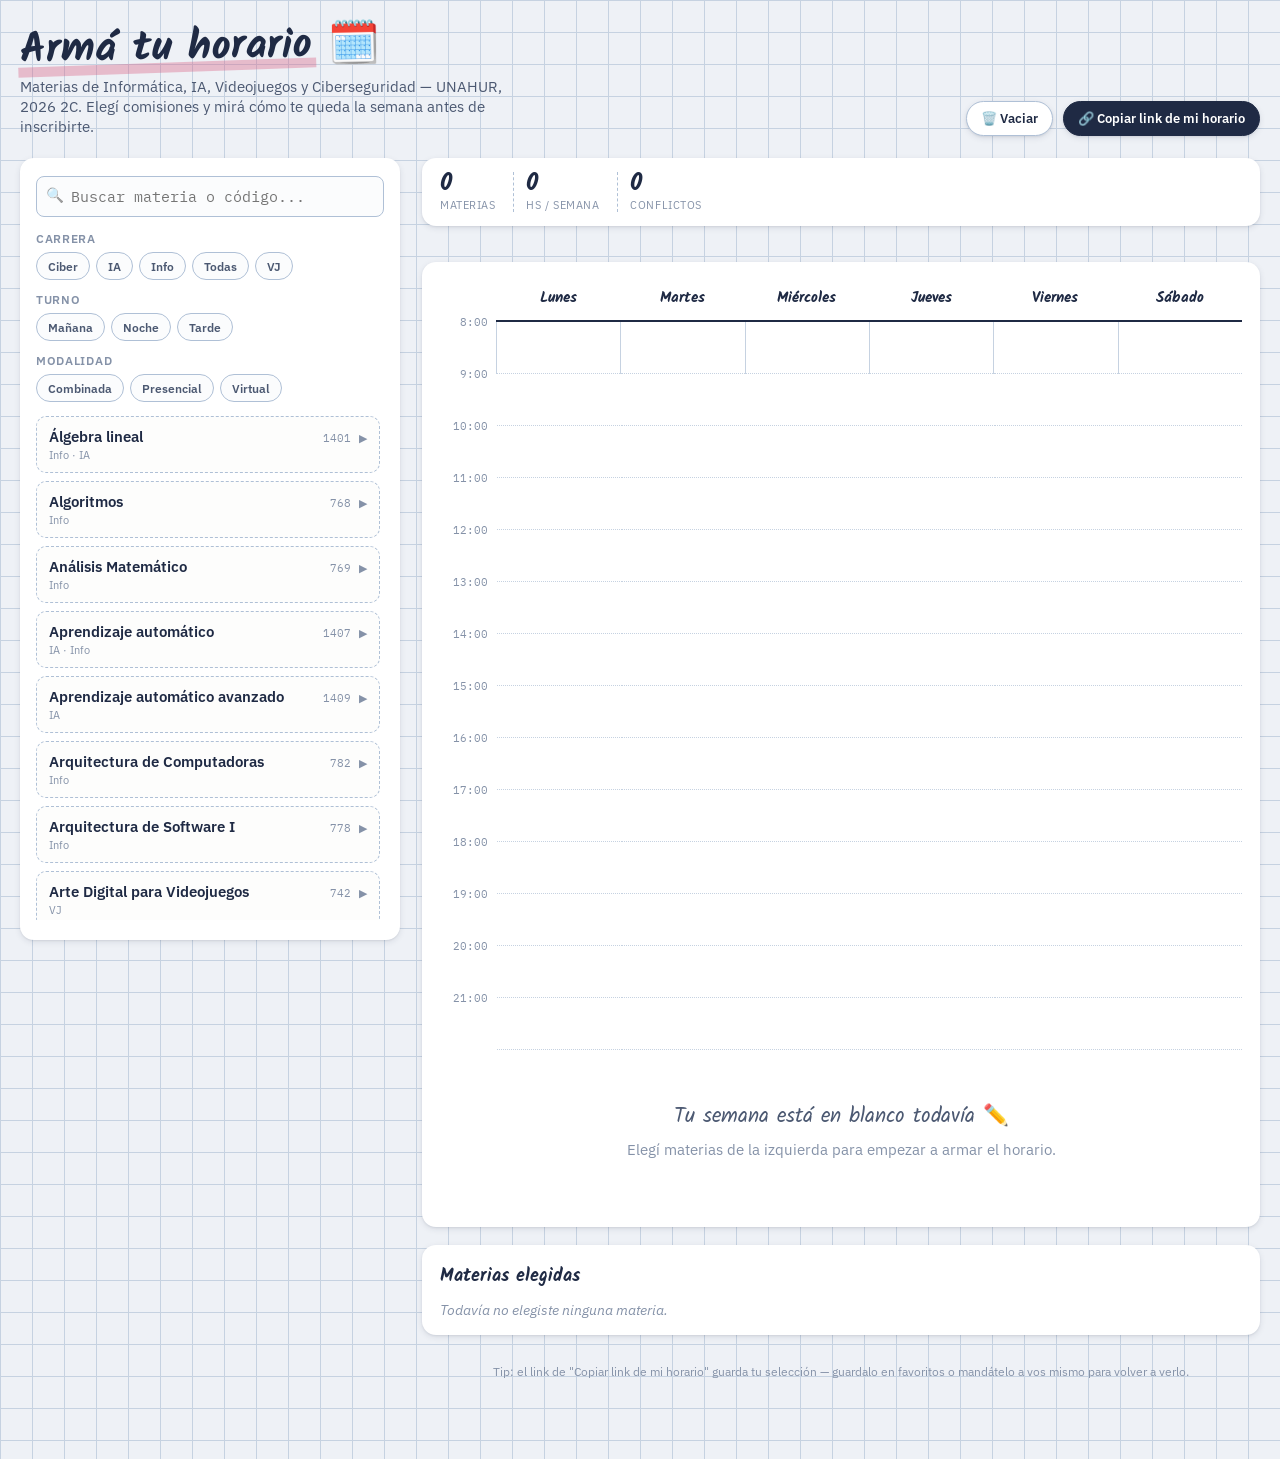
<file: Armar_Horario_UNAHUR_2026_2C.html>
<!DOCTYPE html>
<html lang="es">
<head>
<meta charset="UTF-8">
<meta name="viewport" content="width=device-width, initial-scale=1.0">
<title>Armá tu horario — Informática UNAHUR 2026 2C</title>
<link rel="preconnect" href="https://fonts.googleapis.com">
<link href="https://fonts.googleapis.com/css2?family=Kalam:wght@400;700&family=IBM+Plex+Mono:wght@400;500;600&family=IBM+Plex+Sans:wght@400;500;600;700&display=swap" rel="stylesheet">
<style>
:root{
  --paper:#EEF1F6;
  --paper-line:#C6D2E1;
  --paper-line-strong:#AFC0D6;
  --ink:#1F2A44;
  --ink-soft:#4C5972;
  --ink-faint:#8592A8;
  --card:#FFFFFF;
  --accent-pin:#D6577B;
  --danger:#C0392B;
  --danger-bg:#FDEAE8;
  --ok:#2F9E96;
  --shadow: 0 2px 6px rgba(31,42,68,0.10), 0 1px 2px rgba(31,42,68,0.08);
  font-size:16px;
}
* { box-sizing:border-box; }
html,body{margin:0;padding:0;}
body{
  background:
    linear-gradient(var(--paper-line) 1px, transparent 1px) 0 0/ 100% 32px,
    linear-gradient(90deg, var(--paper-line) 1px, transparent 1px) 0 0/ 32px 100%,
    var(--paper);
  color:var(--ink);
  font-family:'IBM Plex Sans', sans-serif;
  min-height:100vh;
}
h1,h2,h3, .hand{ font-family:'Kalam', cursive; }
.mono{ font-family:'IBM Plex Mono', monospace; }

/* ===== Layout ===== */
.wrap{
  max-width:1400px;
  margin:0 auto;
  padding:28px 20px 80px;
}
header.top{
  display:flex;
  align-items:flex-end;
  justify-content:space-between;
  gap:24px;
  margin-bottom:22px;
  flex-wrap:wrap;
}
header.top h1{
  font-size:2.6rem;
  font-weight:700;
  margin:0;
  color:var(--ink);
  line-height:1;
  transform:rotate(-1deg);
  display:inline-block;
}
header.top h1 span.underline{
  position:relative;
  display:inline-block;
}
header.top h1 span.underline::after{
  content:"";
  position:absolute;
  left:-2px; right:-4px; bottom:-2px;
  height:10px;
  background:var(--accent-pin);
  opacity:0.35;
  z-index:-1;
  transform:rotate(-1deg);
}
.subtitle{
  color:var(--ink-soft);
  font-size:0.95rem;
  margin-top:6px;
  max-width:520px;
}
.top-actions{
  display:flex;
  gap:10px;
  align-items:center;
}
button.chip-btn{
  font-family:'IBM Plex Sans', sans-serif;
  font-size:0.82rem;
  font-weight:600;
  background:var(--card);
  border:1.5px solid var(--paper-line-strong);
  color:var(--ink);
  padding:8px 14px;
  border-radius:20px;
  cursor:pointer;
  box-shadow:var(--shadow);
  transition:transform .1s ease, background .15s ease;
}
button.chip-btn:hover{ background:#F5F7FA; transform:translateY(-1px); }
button.chip-btn.primary{ background:var(--ink); color:#fff; border-color:var(--ink); }
button.chip-btn.primary:hover{ background:#30405f; }

.layout{
  display:grid;
  grid-template-columns: 380px 1fr;
  gap:22px;
  align-items:start;
}
@media (max-width: 980px){
  .layout{ grid-template-columns: 1fr; }
}

/* ===== Sidebar ===== */
.sidebar{
  background:var(--card);
  border-radius:14px;
  box-shadow:var(--shadow);
  padding:18px 16px 20px;
  position:sticky;
  top:16px;
}
@media (max-width:980px){ .sidebar{ position:static; } }

.search-box{ position:relative; margin-bottom:14px; }
.search-box input{
  width:100%;
  font-family:'IBM Plex Mono', monospace;
  font-size:0.92rem;
  padding:10px 12px 10px 34px;
  border:1.5px solid var(--paper-line-strong);
  border-radius:8px;
  background:#FBFCFD;
  color:var(--ink);
}
.search-box input:focus{ outline:2px solid var(--ok); outline-offset:1px; }
.search-box::before{
  content:"🔍";
  position:absolute; left:10px; top:9px;
  font-size:0.9rem; opacity:0.6;
}

.filter-group{ margin-bottom:12px; }
.filter-group .label{
  font-size:0.72rem;
  text-transform:uppercase;
  letter-spacing:0.06em;
  color:var(--ink-faint);
  font-weight:600;
  margin-bottom:6px;
}
.chip-row{ display:flex; flex-wrap:wrap; gap:6px; }
.tag-chip{
  font-family:'IBM Plex Sans';
  font-size:0.78rem;
  font-weight:600;
  padding:5px 11px;
  border-radius:14px;
  border:1.5px solid var(--paper-line-strong);
  background:#FBFCFD;
  color:var(--ink-soft);
  cursor:pointer;
  user-select:none;
}
.tag-chip.active{
  background:var(--ink);
  color:#fff;
  border-color:var(--ink);
}

.materia-list{
  max-height:56vh;
  overflow-y:auto;
  margin-top:14px;
  padding-right:4px;
}
.materia-list::-webkit-scrollbar{ width:8px; }
.materia-list::-webkit-scrollbar-thumb{ background:var(--paper-line-strong); border-radius:4px; }

.materia-card{
  border:1.5px dashed var(--paper-line-strong);
  border-radius:10px;
  padding:10px 12px;
  margin-bottom:8px;
  background:#FDFDFC;
}
.materia-card .m-head{
  display:flex; justify-content:space-between; align-items:baseline;
  cursor:pointer;
  gap:8px;
}
.materia-card .m-title{ font-weight:600; font-size:0.92rem; }
.materia-card .m-code{ font-size:0.7rem; color:var(--ink-faint); font-family:'IBM Plex Mono'; }
.materia-card .m-carreras{ font-size:0.68rem; color:var(--ink-faint); margin-top:2px; }
.materia-card .m-caret{ font-size:0.7rem; color:var(--ink-faint); transition:transform .15s ease; }
.materia-card.open .m-caret{ transform:rotate(90deg); }

.com-list{ margin-top:8px; display:none; flex-direction:column; gap:6px; }
.materia-card.open .com-list{ display:flex; }
.com-item{
  display:flex; align-items:center; justify-content:space-between;
  gap:8px;
  font-size:0.78rem;
  padding:7px 9px;
  border-radius:7px;
  background:#F3F5F8;
  cursor:pointer;
  border:1.5px solid transparent;
}
.com-item:hover{ border-color:var(--paper-line-strong); }
.com-item.selected{
  background:var(--sel-color, #ffe9c8);
  border-color:var(--sel-color-strong, #c98f2a);
  font-weight:600;
}
.com-item .com-when{ color:var(--ink-soft); font-family:'IBM Plex Mono'; font-size:0.72rem; }
.com-item .com-badges{ display:flex; gap:4px; flex-shrink:0; }
.badge{
  font-size:0.62rem; padding:2px 6px; border-radius:8px; font-weight:600; white-space:nowrap;
}
.badge.Presencial{ background:#E4F1E1; color:#3B7A3F; }
.badge.Virtual{ background:#E3EEF9; color:#2C6FA6; }
.badge.Combinada{ background:#F3E7F7; color:#8B4CA0; }
.no-results{ text-align:center; color:var(--ink-faint); font-size:0.85rem; padding:20px 8px; }

/* ===== Main / calendar ===== */
.main-col{ display:flex; flex-direction:column; gap:18px; }

.summary-bar{
  display:flex; flex-wrap:wrap; gap:12px; align-items:center;
  background:var(--card); border-radius:14px; box-shadow:var(--shadow);
  padding:14px 18px;
}
.stat{
  display:flex; flex-direction:column; gap:2px; padding-right:18px; border-right:1.5px dashed var(--paper-line-strong);
}
.stat:last-of-type{ border-right:none; }
.stat .num{ font-family:'Kalam'; font-weight:700; font-size:1.5rem; line-height:1; }
.stat .lbl{ font-size:0.68rem; text-transform:uppercase; letter-spacing:0.05em; color:var(--ink-faint); }

.conflict-note{
  background:var(--danger-bg);
  border:1.5px solid #F0C2BC;
  color:var(--danger);
  border-radius:10px;
  padding:10px 14px;
  font-size:0.85rem;
  display:flex; align-items:flex-start; gap:8px;
  transform:rotate(-0.4deg);
}
.conflict-note b{ font-weight:700; }

.calendar-wrap{
  background:var(--card);
  border-radius:14px;
  box-shadow:var(--shadow);
  padding:18px;
  overflow-x:auto;
}
.cal-grid{
  display:grid;
  grid-template-columns: 56px repeat(6, minmax(120px, 1fr));
  min-width:760px;
  position:relative;
}
.cal-head{
  font-family:'Kalam';
  font-weight:700;
  font-size:0.95rem;
  text-align:center;
  padding:6px 4px 10px;
  border-bottom:2px solid var(--ink);
  color:var(--ink);
}
.cal-head.corner{ border-bottom:2px solid transparent; }
.hour-label{
  font-family:'IBM Plex Mono';
  font-size:0.68rem;
  color:var(--ink-faint);
  text-align:right;
  padding-right:8px;
  transform:translateY(-7px);
}
.day-col{
  position:relative;
  border-left:1px solid var(--paper-line);
}
.hour-row-bg{
  height:52px;
  border-bottom:1px dotted var(--paper-line);
}
.block{
  position:absolute;
  left:3px; right:3px;
  border-radius:6px 10px 8px 9px;
  padding:6px 8px 5px;
  font-size:0.72rem;
  line-height:1.25;
  box-shadow:0 1px 3px rgba(31,42,68,0.18);
  overflow:hidden;
  cursor:default;
  border:1.5px solid rgba(0,0,0,0.08);
}
.block .b-title{ font-weight:700; display:block; }
.block .b-meta{ opacity:0.85; font-family:'IBM Plex Mono'; font-size:0.66rem; }
.block .b-remove{
  position:absolute; top:2px; right:4px;
  font-size:0.7rem; cursor:pointer; opacity:0.5; font-weight:700;
}
.block .b-remove:hover{ opacity:1; }
.block.conflict{
  outline:2.5px dashed var(--danger);
  outline-offset:1px;
}
.block.conflict::after{
  content:"⚠";
  position:absolute; bottom:2px; right:5px; font-size:0.8rem;
}

.empty-cal{
  text-align:center;
  padding:50px 10px;
  color:var(--ink-faint);
  font-size:0.95rem;
}
.empty-cal .hand{ font-size:1.3rem; color:var(--ink-soft); display:block; margin-bottom:6px; }

.legend{
  background:var(--card); border-radius:14px; box-shadow:var(--shadow);
  padding:16px 18px;
}
.legend h3{ margin:0 0 10px; font-size:1.15rem; }
.legend-list{ display:flex; flex-direction:column; gap:8px; }
.legend-item{
  display:flex; align-items:center; gap:10px;
  font-size:0.85rem;
  padding:6px 8px;
  border-radius:8px;
}
.legend-swatch{ width:14px; height:14px; border-radius:4px; flex-shrink:0; border:1.5px solid rgba(0,0,0,0.15); }
.legend-item .li-main{ flex:1; }
.legend-item .li-when{ font-family:'IBM Plex Mono'; font-size:0.7rem; color:var(--ink-faint); }
.legend-item button{
  background:none; border:none; cursor:pointer; color:var(--ink-faint); font-size:0.95rem;
}
.legend-item button:hover{ color:var(--danger); }
.legend-empty{ color:var(--ink-faint); font-size:0.85rem; font-style:italic; }

footer.tip{
  margin-top:10px;
  font-size:0.78rem;
  color:var(--ink-faint);
  text-align:center;
}
</style>
</head>
<body>
<div class="wrap">

  <header class="top">
    <div>
      <h1><span class="underline">Armá tu horario</span> 🗓️</h1>
      <div class="subtitle">Materias de Informática, IA, Videojuegos y Ciberseguridad — UNAHUR, 2026 2C. Elegí comisiones y mirá cómo te queda la semana antes de inscribirte.</div>
    </div>
    <div class="top-actions">
      <button class="chip-btn" id="btnClear">🗑️ Vaciar</button>
      <button class="chip-btn primary" id="btnShare">🔗 Copiar link de mi horario</button>
    </div>
  </header>

  <div class="layout">
    <!-- SIDEBAR -->
    <aside class="sidebar">
      <div class="search-box">
        <input type="text" id="searchInput" placeholder="Buscar materia o código...">
      </div>

      <div class="filter-group">
        <div class="label">Carrera</div>
        <div class="chip-row" id="carreraChips"></div>
      </div>
      <div class="filter-group">
        <div class="label">Turno</div>
        <div class="chip-row" id="turnoChips"></div>
      </div>
      <div class="filter-group">
        <div class="label">Modalidad</div>
        <div class="chip-row" id="modalidadChips"></div>
      </div>

      <div class="materia-list" id="materiaList"></div>
    </aside>

    <!-- MAIN -->
    <div class="main-col">
      <div class="summary-bar" id="summaryBar">
        <div class="stat"><span class="num" id="statMaterias">0</span><span class="lbl">Materias</span></div>
        <div class="stat"><span class="num" id="statHoras">0</span><span class="lbl">Hs / semana</span></div>
        <div class="stat"><span class="num" id="statConflictos">0</span><span class="lbl">Conflictos</span></div>
      </div>

      <div id="conflictArea"></div>

      <div class="calendar-wrap">
        <div class="cal-grid" id="calGrid"></div>
        <div class="empty-cal" id="emptyMsg" style="display:none;">
          <span class="hand">Tu semana está en blanco todavía ✏️</span>
          Elegí materias de la izquierda para empezar a armar el horario.
        </div>
      </div>

      <div class="legend">
        <h3>Materias elegidas</h3>
        <div class="legend-list" id="legendList"></div>
      </div>

      <footer class="tip">Tip: el link de "Copiar link de mi horario" guarda tu selección — guardalo en favoritos o mandátelo a vos mismo para volver a verlo.</footer>
    </div>
  </div>
</div>

<script id="materias-data" type="application/json">[{"id":0,"carreras":["Info","IA"],"codigo":"1401","materia":"Álgebra lineal","comision":"1","raw_horario":"Miercoles 18 a 22hs","turno":"Noche","modalidad":"Presencial","blocks":[{"day":"Miércoles","start":18,"end":22}]},{"id":1,"carreras":["Info","IA"],"codigo":"1401","materia":"Álgebra lineal","comision":"2","raw_horario":"Miercoles 18 a 22hs","turno":"Noche","modalidad":"Presencial","blocks":[{"day":"Miércoles","start":18,"end":22}]},{"id":2,"carreras":["Info","IA"],"codigo":"1401","materia":"Álgebra lineal","comision":"3","raw_horario":"Viernes 18 a 22hs","turno":"Noche","modalidad":"Presencial","blocks":[{"day":"Viernes","start":18,"end":22}]},{"id":3,"carreras":["Info"],"codigo":"768","materia":"Algoritmos","comision":"1","raw_horario":"Miercoles 18 a 22","turno":"Noche","modalidad":"Virtual","blocks":[{"day":"Miércoles","start":18,"end":22}]},{"id":4,"carreras":["Info"],"codigo":"769","materia":"Análisis Matemático","comision":"1","raw_horario":"Viernes 18 a 22hs","turno":"Noche","modalidad":"Presencial","blocks":[{"day":"Viernes","start":18,"end":22}]},{"id":5,"carreras":["IA","Info"],"codigo":"1407","materia":"Aprendizaje automático","comision":"1","raw_horario":"Miércoles 18 a 22hs","turno":"Noche","modalidad":"Presencial","blocks":[{"day":"Miércoles","start":18,"end":22}]},{"id":6,"carreras":["IA"],"codigo":"1409","materia":"Aprendizaje automático avanzado","comision":"1","raw_horario":"Jueves 18 a 22hs","turno":"Noche","modalidad":"Presencial","blocks":[{"day":"Jueves","start":18,"end":22}]},{"id":7,"carreras":["Info"],"codigo":"782","materia":"Arquitectura de Computadoras","comision":"1","raw_horario":"Lunes 18 a 22hs","turno":"Noche","modalidad":"Presencial","blocks":[{"day":"Lunes","start":18,"end":22}]},{"id":8,"carreras":["Info"],"codigo":"778","materia":"Arquitectura de Software I","comision":"1","raw_horario":"Jueves 18 a 22hs","turno":"Noche","modalidad":"Presencial","blocks":[{"day":"Jueves","start":18,"end":22}]},{"id":9,"carreras":["VJ"],"codigo":"742","materia":"Arte Digital para Videojuegos","comision":"1","raw_horario":"Miércoles 8 a 12hs","turno":"Mañana","modalidad":"Presencial","blocks":[{"day":"Miércoles","start":8,"end":12}]},{"id":10,"carreras":["VJ"],"codigo":"742","materia":"Arte Digital para Videojuegos","comision":"2","raw_horario":"Miércoles 18 a 22hs","turno":"Noche","modalidad":"Presencial","blocks":[{"day":"Miércoles","start":18,"end":22}]},{"id":11,"carreras":["Todas"],"codigo":"754","materia":"Bases de Datos","comision":"3","raw_horario":"Jueves 8 a 12hs","turno":"Mañana","modalidad":"Presencial","blocks":[{"day":"Jueves","start":8,"end":12}]},{"id":12,"carreras":["Todas"],"codigo":"754","materia":"Bases de Datos","comision":"4","raw_horario":"Sábado 8 a 12hs","turno":"Mañana","modalidad":"Combinada","blocks":[{"day":"Sábado","start":8,"end":12}]},{"id":13,"carreras":["Todas"],"codigo":"754","materia":"Bases de datos","comision":"5","raw_horario":"Miércoles 14 a 18hs","turno":"Noche","modalidad":"Presencial","blocks":[{"day":"Miércoles","start":14,"end":18}]},{"id":14,"carreras":["Todas"],"codigo":"754","materia":"Bases de datos","comision":"7","raw_horario":"Miércoles 18 a 22hs","turno":"Noche","modalidad":"Combinada","blocks":[{"day":"Miércoles","start":18,"end":22}]},{"id":15,"carreras":["Todas"],"codigo":"754","materia":"Bases de datos","comision":"8","raw_horario":"Jueves 18 a 22hs","turno":"Noche","modalidad":"Combinada","blocks":[{"day":"Jueves","start":18,"end":22}]},{"id":16,"carreras":["Todas"],"codigo":"754","materia":"Bases de datos","comision":"9","raw_horario":"Viernes 18 a 22hs","turno":"Noche","modalidad":"Combinada","blocks":[{"day":"Viernes","start":18,"end":22}]},{"id":17,"carreras":["Todas"],"codigo":"754","materia":"Bases de Datos","comision":"1","raw_horario":"Martes 8 a 12hs","turno":"Mañana","modalidad":"Presencial","blocks":[{"day":"Martes","start":8,"end":12}]},{"id":18,"carreras":["Todas"],"codigo":"754","materia":"Bases de datos","comision":"2","raw_horario":"Miércoles 8 a 12hs","turno":"Noche","modalidad":"Combinada","blocks":[{"day":"Miércoles","start":8,"end":12}]},{"id":19,"carreras":["Todas"],"codigo":"754","materia":"Bases de datos","comision":"6","raw_horario":"Miércoles 14 a 18hs","turno":"Noche","modalidad":"Presencial","blocks":[{"day":"Miércoles","start":14,"end":18}]},{"id":20,"carreras":["IA"],"codigo":"1402","materia":"Cálculo","comision":"1","raw_horario":"Jueves (18:00 a 22:00) - Viernes (18:00 a 20:00)","turno":"Noche","modalidad":"Presencial","blocks":[{"day":"Jueves","start":18,"end":22},{"day":"Viernes","start":18,"end":20}]},{"id":21,"carreras":["IA"],"codigo":"1402","materia":"Cálculo","comision":"2","raw_horario":"Jueves 18 a 22hs (P) - Lunes 18 a 20hs (V)","turno":"Noche","modalidad":"Combinada","blocks":[{"day":"Jueves","start":18,"end":22},{"day":"Lunes","start":18,"end":20}]},{"id":22,"carreras":["IA"],"codigo":"1402","materia":"Cálculo","comision":"3","raw_horario":"Lunes 9 a 12hs - Martes 9 a 12hs","turno":"Mañana","modalidad":"Presencial","blocks":[{"day":"Lunes","start":9,"end":12},{"day":"Martes","start":9,"end":12}]},{"id":23,"carreras":["Ciber"],"codigo":"TI_158","materia":"Cibercrimen y análisis forense","comision":"1","raw_horario":"Martes 18 a 22hs","turno":"Noche","modalidad":"Presencial","blocks":[{"day":"Martes","start":18,"end":22}]},{"id":24,"carreras":["VJ"],"codigo":"709","materia":"Ciencias Aplicadas Al Diseño","comision":"1","raw_horario":"martes de 18 a 22hs","turno":"Noche","modalidad":"Virtual","blocks":[{"day":"Martes","start":18,"end":22}]},{"id":25,"carreras":["Info"],"codigo":"INF_COMP13","materia":"COMP_Fundamentos de Aprendizaje Automático","comision":"1","raw_horario":"Miércoles 18 a 22hs","turno":"Noche","modalidad":"Presencial","blocks":[{"day":"Miércoles","start":18,"end":22}]},{"id":26,"carreras":["Info"],"codigo":"INF_COMP10","materia":"COMP_Seminarios","comision":"1","raw_horario":"Martes de 18 a 22hs","turno":"Noche","modalidad":"Presencial","blocks":[{"day":"Martes","start":18,"end":22}]},{"id":27,"carreras":["Info"],"codigo":"INF_COMP10","materia":"COMP_Seminarios","comision":"1","raw_horario":"Martes 16 a 18hs (V) -  Miércoles 16 a 18hs (P)","turno":"Tarde","modalidad":"Combinada","blocks":[{"day":"Martes","start":16,"end":18},{"day":"Miércoles","start":16,"end":18}]},{"id":28,"carreras":["Info"],"codigo":"TI_113","materia":"Computabilidad y Complejidad","comision":"1","raw_horario":"Lunes 18 a 22hs","turno":"Noche","modalidad":"Virtual","blocks":[{"day":"Lunes","start":18,"end":22}]},{"id":29,"carreras":["Info"],"codigo":"758","materia":"Construcción de Interfaces de Usuario","comision":"1","raw_horario":"Martes 8 a 12hs","turno":"Mañana","modalidad":"Presencial","blocks":[{"day":"Martes","start":8,"end":12}]},{"id":30,"carreras":["Info"],"codigo":"758","materia":"Construcción de Interfaces de Usuario","comision":"2","raw_horario":"Miércoles 18 a 22hs","turno":"Noche","modalidad":"Virtual","blocks":[{"day":"Miércoles","start":18,"end":22}]},{"id":31,"carreras":["Info"],"codigo":"758","materia":"Construcción de Interfaces de Usuario","comision":"3","raw_horario":"Jueves 18 a 22hs","turno":"Noche","modalidad":"Virtual","blocks":[{"day":"Jueves","start":18,"end":22}]},{"id":32,"carreras":["Ciber"],"codigo":"TI_159","materia":"Criptografía","comision":"1","raw_horario":"Lunes 18 a 22 hs","turno":"Noche","modalidad":"Combinada","blocks":[{"day":"Lunes","start":18,"end":22}]},{"id":33,"carreras":["Info"],"codigo":"763","materia":"Desarrollo de Aplicaciones","comision":"1","raw_horario":"Jueves 18 a 22hs","turno":"Noche","modalidad":"Combinada","blocks":[{"day":"Jueves","start":18,"end":22}]},{"id":34,"carreras":["Ciber"],"codigo":"TI_165","materia":"Desarrollo, seguridad y operaciones","comision":"1","raw_horario":"Lunes 18 a 22hs(P) - Jueves 18 a 20hs(V)","turno":"Noche","modalidad":"Combinada","blocks":[{"day":"Lunes","start":18,"end":22},{"day":"Jueves","start":18,"end":20}]},{"id":35,"carreras":["VJ"],"codigo":"TI_203","materia":"Diseño de interfaces y experiencia de usuario","comision":"1","raw_horario":"Martes 18 a 22hs","turno":"Noche","modalidad":"Combinada","blocks":[{"day":"Martes","start":18,"end":22}]},{"id":36,"carreras":["VJ"],"codigo":"Elec_VJ_12","materia":"Diseño Lúdico","comision":"1","raw_horario":"Viernes 18 a 22hs","turno":"Noche","modalidad":"Presencial","blocks":[{"day":"Viernes","start":18,"end":22}]},{"id":37,"carreras":["VJ"],"codigo":"TI_021","materia":"Elementos de ingenieria de software","comision":"1","raw_horario":"Lunes 18 a 22hs","turno":"Noche","modalidad":"Combinada","blocks":[{"day":"Lunes","start":18,"end":22}]},{"id":38,"carreras":["Info"],"codigo":"759","materia":"Estrategias de Persistencia","comision":"1","raw_horario":"Lunes 18 a 22hs","turno":"Noche","modalidad":"Combinada","blocks":[{"day":"Lunes","start":18,"end":22}]},{"id":39,"carreras":["Info"],"codigo":"759","materia":"Estrategias de Persistencia","comision":"2","raw_horario":"Lunes 18 a 22hs","turno":"Noche","modalidad":"Combinada","blocks":[{"day":"Lunes","start":18,"end":22}]},{"id":40,"carreras":["Info"],"codigo":"759","materia":"Estrategias de Persistencia","comision":"3","raw_horario":"Martes 18 a 22hs","turno":"Noche","modalidad":"Combinada","blocks":[{"day":"Martes","start":18,"end":22}]},{"id":41,"carreras":["Info"],"codigo":"752","materia":"Estructura de datos","comision":"1","raw_horario":"Martes 9 a 13 (P) - Viernes 9 a 11 (V)","turno":"Mañana","modalidad":"Combinada","blocks":[{"day":"Martes","start":9,"end":13},{"day":"Viernes","start":9,"end":11}]},{"id":42,"carreras":["Info"],"codigo":"752","materia":"Estructura de datos","comision":"2","raw_horario":"Martes 9 a 13 (P) - Jueves 9 a 11 (V)","turno":"Mañana","modalidad":"Combinada","blocks":[{"day":"Martes","start":9,"end":13},{"day":"Jueves","start":9,"end":11}]},{"id":43,"carreras":["Info"],"codigo":"752","materia":"Estructura de datos","comision":"4","raw_horario":"Lunes 18 a 22 (P) - Viernes 18 a 20 (V)","turno":"Noche","modalidad":"Combinada","blocks":[{"day":"Lunes","start":18,"end":22},{"day":"Viernes","start":18,"end":20}]},{"id":44,"carreras":["Info"],"codigo":"752","materia":"Estructura de datos","comision":"5","raw_horario":"Lunes 18 a 22 (P) - Viernes 18 a 20 (V)","turno":"Noche","modalidad":"Combinada","blocks":[{"day":"Lunes","start":18,"end":22},{"day":"Viernes","start":18,"end":20}]},{"id":45,"carreras":["Info"],"codigo":"752","materia":"Estructura de datos","comision":"6","raw_horario":"Lunes 18 a 22 (P) - Viernes 18 a 20 (V)","turno":"Noche","modalidad":"Combinada","blocks":[{"day":"Lunes","start":18,"end":22},{"day":"Viernes","start":18,"end":20}]},{"id":46,"carreras":["Info"],"codigo":"752","materia":"Estructura de datos","comision":"3","raw_horario":"Lunes 14 a 18 (P) - Viernes 14 a 16 (V)","turno":"Tarde","modalidad":"Combinada","blocks":[{"day":"Lunes","start":14,"end":18},{"day":"Viernes","start":14,"end":16}]},{"id":47,"carreras":["Info"],"codigo":"TI_116","materia":"Formalizacion y generacion de lenguajes","comision":"1","raw_horario":"Jueves 8 a 22hs","turno":"Noche","modalidad":"Virtual","blocks":[{"day":"Jueves","start":8,"end":22}]},{"id":48,"carreras":["IA"],"codigo":"1406","materia":"Fundamentos de ciencias de datos","comision":"1","raw_horario":"Lunes 18 a 22hs","turno":"Noche","modalidad":"Presencial","blocks":[{"day":"Lunes","start":18,"end":22}]},{"id":49,"carreras":["IA","Info"],"codigo":"1405","materia":"Fundamentos de Redes Neuronales","comision":"1","raw_horario":"Martes 18 a 22hs","turno":"Noche","modalidad":"Presencial","blocks":[{"day":"Martes","start":18,"end":22}]},{"id":50,"carreras":["Info"],"codigo":"TI_105","materia":"Ingeniería de Software I","comision":"1","raw_horario":"Miércoles 18 a 22hs","turno":"Noche","modalidad":"Combinada","blocks":[{"day":"Miércoles","start":18,"end":22}]},{"id":51,"carreras":["Info"],"codigo":"TI_105","materia":"Ingeniería de Software I","comision":"2","raw_horario":"Sábado 9 a 13hs","turno":"Mañana","modalidad":"Combinada","blocks":[{"day":"Sábado","start":9,"end":13}]},{"id":52,"carreras":["Info"],"codigo":"TI_110","materia":"Ingeniería de Software II","comision":"1","raw_horario":"Lunes 18 a 22hs","turno":"Noche","modalidad":"Combinada","blocks":[{"day":"Lunes","start":18,"end":22}]},{"id":53,"carreras":["IA"],"codigo":"1400","materia":"Introducción a la inteligencia artificial","comision":"3","raw_horario":"Lunes 18 a 22hs","turno":"Noche","modalidad":"Presencial","blocks":[{"day":"Lunes","start":18,"end":22}]},{"id":54,"carreras":["IA"],"codigo":"1400","materia":"Introducción a la inteligencia artificial","comision":"2","raw_horario":"Lunes 14 a 18hs","turno":"Tarde","modalidad":"Presencial","blocks":[{"day":"Lunes","start":14,"end":18}]},{"id":55,"carreras":["IA"],"codigo":"1400","materia":"Introducción a la inteligencia artificial","comision":"1","raw_horario":"Lunes 9 a 13hs","turno":"Mañana","modalidad":"Presencial","blocks":[{"day":"Lunes","start":9,"end":13}]},{"id":56,"carreras":["Todas"],"codigo":"789","materia":"Introducción a lógica y problemas computacionales","comision":"1","raw_horario":"Lunes 9 a 13hs","turno":"Mañana","modalidad":"Presencial","blocks":[{"day":"Lunes","start":9,"end":13}]},{"id":57,"carreras":["Todas"],"codigo":"789","materia":"Introducción a lógica y problemas computacionales","comision":"2","raw_horario":"Martes 8 a 12hs","turno":"Mañana","modalidad":"Presencial","blocks":[{"day":"Martes","start":8,"end":12}]},{"id":58,"carreras":["Todas"],"codigo":"789","materia":"Introducción a lógica y problemas computacionales","comision":"3","raw_horario":"Martes 8 a 12hs","turno":"Mañana","modalidad":"Presencial","blocks":[{"day":"Martes","start":8,"end":12}]},{"id":59,"carreras":["Todas"],"codigo":"789","materia":"Introducción a lógica y problemas computacionales","comision":"4","raw_horario":"Martes 8 a 12hs","turno":"Mañana","modalidad":"Presencial","blocks":[{"day":"Martes","start":8,"end":12}]},{"id":60,"carreras":["Todas"],"codigo":"789","materia":"Introducción a lógica y problemas computacionales","comision":"5","raw_horario":"Miércoles 8 a 12hs","turno":"Mañana","modalidad":"Presencial","blocks":[{"day":"Miércoles","start":8,"end":12}]},{"id":61,"carreras":["Todas"],"codigo":"789","materia":"Introducción a lógica y problemas computacionales","comision":"6","raw_horario":"Miércoles 8 a 12hs","turno":"Mañana","modalidad":"Presencial","blocks":[{"day":"Miércoles","start":8,"end":12}]},{"id":62,"carreras":["Todas"],"codigo":"789","materia":"Introducción a lógica y problemas computacionales","comision":"7","raw_horario":"Jueves 8 a 12hs","turno":"Mañana","modalidad":"Presencial","blocks":[{"day":"Jueves","start":8,"end":12}]},{"id":63,"carreras":["Todas"],"codigo":"789","materia":"Introducción a lógica y problemas computacionales","comision":"8","raw_horario":"Lunes 14 a 18hs","turno":"Tarde","modalidad":"Presencial","blocks":[{"day":"Lunes","start":14,"end":18}]},{"id":64,"carreras":["Todas"],"codigo":"789","materia":"Introducción a lógica y problemas computacionales","comision":"9","raw_horario":"Lunes 14 a 18hs","turno":"Tarde","modalidad":"Presencial","blocks":[{"day":"Lunes","start":14,"end":18}]},{"id":65,"carreras":["Todas"],"codigo":"789","materia":"Introducción a lógica y problemas computacionales","comision":"10","raw_horario":"Martes 14 a 18hs","turno":"Tarde","modalidad":"Presencial","blocks":[{"day":"Martes","start":14,"end":18}]},{"id":66,"carreras":["Todas"],"codigo":"789","materia":"Introducción a lógica y problemas computacionales","comision":"11","raw_horario":"Miércoles 12 a 16hs","turno":"Tarde","modalidad":"Presencial","blocks":[{"day":"Miércoles","start":12,"end":16}]},{"id":67,"carreras":["Todas"],"codigo":"789","materia":"Introducción a lógica y problemas computacionales","comision":"12","raw_horario":"Jueves 14 a 18hs","turno":"Tarde","modalidad":"Presencial","blocks":[{"day":"Jueves","start":14,"end":18}]},{"id":68,"carreras":["Todas"],"codigo":"789","materia":"Introducción a lógica y problemas computacionales","comision":"13","raw_horario":"Lunes 14 a 18hs","turno":"Tarde","modalidad":"Presencial","blocks":[{"day":"Lunes","start":14,"end":18}]},{"id":69,"carreras":["Todas"],"codigo":"789","materia":"Introducción a lógica y problemas computacionales","comision":"14","raw_horario":"Lunes 18 a 22hs","turno":"Noche","modalidad":"Presencial","blocks":[{"day":"Lunes","start":18,"end":22}]},{"id":70,"carreras":["Todas"],"codigo":"789","materia":"Introducción a lógica y problemas computacionales","comision":"15","raw_horario":"Lunes 18 a 22hs","turno":"Noche","modalidad":"Presencial","blocks":[{"day":"Lunes","start":18,"end":22}]},{"id":71,"carreras":["Todas"],"codigo":"789","materia":"Introducción a lógica y problemas computacionales","comision":"16","raw_horario":"Martes 18 a 22hs","turno":"Noche","modalidad":"Presencial","blocks":[{"day":"Martes","start":18,"end":22}]},{"id":72,"carreras":["Todas"],"codigo":"789","materia":"Introducción a lógica y problemas computacionales","comision":"17","raw_horario":"Jueves 18 a 22hs","turno":"Noche","modalidad":"Presencial","blocks":[{"day":"Jueves","start":18,"end":22}]},{"id":73,"carreras":["Todas"],"codigo":"789","materia":"Introducción a lógica y problemas computacionales","comision":"18","raw_horario":"Lunes 18 a 22hs","turno":"Noche","modalidad":"Presencial","blocks":[{"day":"Lunes","start":18,"end":22}]},{"id":74,"carreras":["Ciber"],"codigo":"796","materia":"Introducción a los sistemas de comunicación y seguridad","comision":"1","raw_horario":"Lunes 18 a 22hs - Sábado 10 a 12hs","turno":"Noche","modalidad":"Presencial","blocks":[{"day":"Lunes","start":18,"end":22},{"day":"Sábado","start":10,"end":12}]},{"id":75,"carreras":["Ciber"],"codigo":"796","materia":"Introducción a los sistemas de comunicación y seguridad","comision":"2","raw_horario":"Viernes 8 a 12hs - Sábado 10 a 12hs","turno":"Noche","modalidad":"Presencial","blocks":[{"day":"Viernes","start":8,"end":12},{"day":"Sábado","start":10,"end":12}]},{"id":76,"carreras":["VJ"],"codigo":"743","materia":"Introducción a Motores de Videojuegos","comision":"1","raw_horario":"Jueves 18 a 22hs","turno":"Noche","modalidad":"Combinada","blocks":[{"day":"Jueves","start":18,"end":22}]},{"id":77,"carreras":["Ciber","Info"],"codigo":"762","materia":"Laboratorio de sistemas operativos y redes","comision":"1","raw_horario":"Viernes 18 a 22hs","turno":"Noche","modalidad":"Combinada","blocks":[{"day":"Viernes","start":18,"end":22}]},{"id":78,"carreras":["Ciber"],"codigo":"TI_020","materia":"Lenguajes informáticos","comision":"1","raw_horario":"Viernes 18 a 22hs","turno":"Noche","modalidad":"Combinada","blocks":[{"day":"Viernes","start":18,"end":22}]},{"id":79,"carreras":["Ciber"],"codigo":"TI_020","materia":"Lenguajes informáticos","comision":"2","raw_horario":"Jueves 18 a 22hs","turno":"Noche","modalidad":"Presencial","blocks":[{"day":"Jueves","start":18,"end":22}]},{"id":80,"carreras":["Info"],"codigo":"TI_007","materia":"Lenguajes informáticos I","comision":"1","raw_horario":"Miércoles 8 a 12hs","turno":"Mañana","modalidad":"Combinada","blocks":[{"day":"Miércoles","start":8,"end":12}]},{"id":81,"carreras":["Info"],"codigo":"TI_007","materia":"Lenguajes informáticos I","comision":"2","raw_horario":"Viernes 8 a 12hs","turno":"Mañana","modalidad":"Combinada","blocks":[{"day":"Viernes","start":8,"end":12}]},{"id":82,"carreras":["Info"],"codigo":"TI_007","materia":"Lenguajes informáticos I","comision":"3","raw_horario":"Jueves 14 a 18hs","turno":"Tarde","modalidad":"Combinada","blocks":[{"day":"Jueves","start":14,"end":18}]},{"id":83,"carreras":["Info"],"codigo":"TI_007","materia":"Lenguajes informáticos I","comision":"4","raw_horario":"Lunes 14 a 18hs","turno":"Tarde","modalidad":"Combinada","blocks":[{"day":"Lunes","start":14,"end":18}]},{"id":84,"carreras":["Info"],"codigo":"TI_007","materia":"Lenguajes informáticos I","comision":"5","raw_horario":"Miércoles 14 a 18hs","turno":"Tarde","modalidad":"Combinada","blocks":[{"day":"Miércoles","start":14,"end":18}]},{"id":85,"carreras":["Info"],"codigo":"TI_007","materia":"Lenguajes informáticos I","comision":"6","raw_horario":"Miércoles 14 a 18hs","turno":"Tarde","modalidad":"Combinada","blocks":[{"day":"Miércoles","start":14,"end":18}]},{"id":86,"carreras":["Info"],"codigo":"TI_007","materia":"Lenguajes informáticos I","comision":"7","raw_horario":"Jueves 14 a 18hs","turno":"Tarde","modalidad":"Combinada","blocks":[{"day":"Jueves","start":14,"end":18}]},{"id":87,"carreras":["Info"],"codigo":"TI_007","materia":"Lenguajes informáticos I","comision":"8","raw_horario":"Jueves 18 a 22hs","turno":"Noche","modalidad":"Combinada","blocks":[{"day":"Jueves","start":18,"end":22}]},{"id":88,"carreras":["Info"],"codigo":"TI_007","materia":"Lenguajes informáticos I","comision":"9","raw_horario":"Jueves 18 a 22hs","turno":"Noche","modalidad":"Combinada","blocks":[{"day":"Jueves","start":18,"end":22}]},{"id":89,"carreras":["Info"],"codigo":"TI_108","materia":"Lenguajes informáticos II","comision":"1","raw_horario":"Lunes 18 a 22hs","turno":"Noche","modalidad":"Presencial","blocks":[{"day":"Lunes","start":18,"end":22}]},{"id":90,"carreras":["Info"],"codigo":"TI_111","materia":"Lenguajes Informáticos III","comision":"1","raw_horario":"Viernes 18 a 22hs","turno":"Noche","modalidad":"Combinada","blocks":[{"day":"Viernes","start":18,"end":22}]},{"id":91,"carreras":["Info"],"codigo":"TI_111","materia":"Lenguajes Informáticos III","comision":"2","raw_horario":"Jueves 18 a 22hs","turno":"Noche","modalidad":"Presencial","blocks":[{"day":"Jueves","start":18,"end":22}]},{"id":92,"carreras":["Info"],"codigo":"TI_115","materia":"Lenguajes Informáticos IV","comision":"1","raw_horario":"Viernes 18 a 22hs (P) - Sábado 8 a 11hs (V)","turno":"Noche","modalidad":"Combinada","blocks":[{"day":"Viernes","start":18,"end":22},{"day":"Sábado","start":8,"end":11}]},{"id":93,"carreras":["Info"],"codigo":"772","materia":"Matemática III","comision":"1","raw_horario":"Sábado 8 a 12hs","turno":"Noche","modalidad":"Combinada","blocks":[{"day":"Sábado","start":8,"end":12}]},{"id":94,"carreras":["Todas"],"codigo":"788","materia":"Matemática para informática I","comision":"1","raw_horario":"Miércoles 8 a 12hs","turno":"Mañana","modalidad":"Presencial","blocks":[{"day":"Miércoles","start":8,"end":12}]},{"id":95,"carreras":["Todas"],"codigo":"788","materia":"Matemática para informática I","comision":"2","raw_horario":"Viernes 8 a 12hs","turno":"Mañana","modalidad":"Presencial","blocks":[{"day":"Viernes","start":8,"end":12}]},{"id":96,"carreras":["Todas"],"codigo":"788","materia":"Matemática para informática I","comision":"3","raw_horario":"Lunes 8 a 12hs","turno":"Mañana","modalidad":"Presencial","blocks":[{"day":"Lunes","start":8,"end":12}]},{"id":97,"carreras":["Todas"],"codigo":"788","materia":"Matemática para informática I","comision":"4","raw_horario":"Jueves 8 a 12hs","turno":"Mañana","modalidad":"Presencial","blocks":[{"day":"Jueves","start":8,"end":12}]},{"id":98,"carreras":["Todas"],"codigo":"788","materia":"Matemática para informática I","comision":"5","raw_horario":"Viernes 8 a 12hs","turno":"Mañana","modalidad":"Presencial","blocks":[{"day":"Viernes","start":8,"end":12}]},{"id":99,"carreras":["Todas"],"codigo":"788","materia":"Matemática para informática I","comision":"6","raw_horario":"Sábado 8 a 12hs","turno":"Mañana","modalidad":"Presencial","blocks":[{"day":"Sábado","start":8,"end":12}]},{"id":100,"carreras":["Todas"],"codigo":"788","materia":"Matemática para informática I","comision":"7","raw_horario":"Jueves 8 a 12hs","turno":"Mañana","modalidad":"Presencial","blocks":[{"day":"Jueves","start":8,"end":12}]},{"id":101,"carreras":["Todas"],"codigo":"788","materia":"Matemática para informática I","comision":"8","raw_horario":"Miércoles 14 a 18hs","turno":"Tarde","modalidad":"Presencial","blocks":[{"day":"Miércoles","start":14,"end":18}]},{"id":102,"carreras":["Todas"],"codigo":"788","materia":"Matemática para informática I","comision":"9","raw_horario":"Martes 14 a 18hs","turno":"Tarde","modalidad":"Presencial","blocks":[{"day":"Martes","start":14,"end":18}]},{"id":103,"carreras":["Todas"],"codigo":"788","materia":"Matemática para informática I","comision":"10","raw_horario":"Martes 14 a 18hs","turno":"Tarde","modalidad":"Presencial","blocks":[{"day":"Martes","start":14,"end":18}]},{"id":104,"carreras":["Todas"],"codigo":"788","materia":"Matemática para informática I","comision":"11","raw_horario":"Jueves 14 a 18hs","turno":"Tarde","modalidad":"Presencial","blocks":[{"day":"Jueves","start":14,"end":18}]},{"id":105,"carreras":["Todas"],"codigo":"788","materia":"Matemática para informática I","comision":"12","raw_horario":"Martes 18 a 22hs","turno":"Noche","modalidad":"Presencial","blocks":[{"day":"Martes","start":18,"end":22}]},{"id":106,"carreras":["Todas"],"codigo":"788","materia":"Matemática para informática I","comision":"13","raw_horario":"Lunes 18 a 22hs","turno":"Noche","modalidad":"Presencial","blocks":[{"day":"Lunes","start":18,"end":22}]},{"id":107,"carreras":["Todas"],"codigo":"788","materia":"Matemática para informática I","comision":"14","raw_horario":"Miércoles 18 a 22hs","turno":"Noche","modalidad":"Presencial","blocks":[{"day":"Miércoles","start":18,"end":22}]},{"id":108,"carreras":["Todas"],"codigo":"788","materia":"Matemática para informática I","comision":"15","raw_horario":"Miércoles 18 a 22hs","turno":"Noche","modalidad":"Presencial","blocks":[{"day":"Miércoles","start":18,"end":22}]},{"id":109,"carreras":["Todas"],"codigo":"788","materia":"Matemática para informática I","comision":"16","raw_horario":"Lunes 18 a 22hs","turno":"Noche","modalidad":"Presencial","blocks":[{"day":"Lunes","start":18,"end":22}]},{"id":110,"carreras":["Todas"],"codigo":"788","materia":"Matemática para informática I","comision":"17","raw_horario":"Jueves 18 a 22hs","turno":"Noche","modalidad":"Presencial","blocks":[{"day":"Jueves","start":18,"end":22}]},{"id":111,"carreras":["Todas"],"codigo":"788","materia":"Matemática para informática I","comision":"18","raw_horario":"Lunes 18 a 22hs","turno":"Noche","modalidad":"Presencial","blocks":[{"day":"Lunes","start":18,"end":22}]},{"id":112,"carreras":["Todas"],"codigo":"788","materia":"Matemática para informática I","comision":"19","raw_horario":"Viernes 18 a 22hs","turno":"Noche","modalidad":"Presencial","blocks":[{"day":"Viernes","start":18,"end":22}]},{"id":113,"carreras":["Info","Ciber","VJ"],"codigo":"793","materia":"Matemática para Informática II","comision":"1","raw_horario":"Jueves 8 a 12hs","turno":"Mañana","modalidad":"Combinada","blocks":[{"day":"Jueves","start":8,"end":12}]},{"id":114,"carreras":["Info","Ciber","VJ"],"codigo":"793","materia":"Matemática para Informática II","comision":"2","raw_horario":"Sábado 8 a 12hs","turno":"Mañana","modalidad":"Combinada","blocks":[{"day":"Sábado","start":8,"end":12}]},{"id":115,"carreras":["Info","Ciber","VJ"],"codigo":"793","materia":"Matemática para Informática II","comision":"3","raw_horario":"Martes 14 a 18hs","turno":"Tarde","modalidad":"Combinada","blocks":[{"day":"Martes","start":14,"end":18}]},{"id":116,"carreras":["Info","Ciber","VJ"],"codigo":"793","materia":"Matemática para Informática II","comision":"4","raw_horario":"Miércoles 14 a 18hs","turno":"Tarde","modalidad":"Combinada","blocks":[{"day":"Miércoles","start":14,"end":18}]},{"id":117,"carreras":["Info","Ciber","VJ"],"codigo":"793","materia":"Matemática para Informática II","comision":"5","raw_horario":"Lunes 18 a 22hs","turno":"Noche","modalidad":"Combinada","blocks":[{"day":"Lunes","start":18,"end":22}]},{"id":118,"carreras":["Info","Ciber","VJ"],"codigo":"793","materia":"Matemática para Informática II","comision":"6","raw_horario":"Martes 18 a 22hs","turno":"Noche","modalidad":"Combinada","blocks":[{"day":"Martes","start":18,"end":22}]},{"id":119,"carreras":["Info","Ciber","VJ"],"codigo":"793","materia":"Matemática para Informática II","comision":"7","raw_horario":"Miércoles 18 a 22hs","turno":"Noche","modalidad":"Combinada","blocks":[{"day":"Miércoles","start":18,"end":22}]},{"id":120,"carreras":["Info","Ciber","VJ"],"codigo":"793","materia":"Matemática para Informática II","comision":"8","raw_horario":"Jueves 18 a 22hs","turno":"Noche","modalidad":"Combinada","blocks":[{"day":"Jueves","start":18,"end":22}]},{"id":121,"carreras":["Info","Ciber","VJ"],"codigo":"793","materia":"Matemática para Informática II","comision":"9","raw_horario":"Jueves 18 a 22hs","turno":"Noche","modalidad":"Combinada","blocks":[{"day":"Jueves","start":18,"end":22}]},{"id":122,"carreras":["Info","Ciber","VJ"],"codigo":"793","materia":"Matemática para Informática II","comision":"10","raw_horario":"Viernes 18 a 22hs","turno":"Noche","modalidad":"Combinada","blocks":[{"day":"Viernes","start":18,"end":22}]},{"id":123,"carreras":["Info"],"codigo":"TI_013","materia":"Matemática para Informática III","comision":"1","raw_horario":"Viernes 18 a 22hs","turno":"Noche","modalidad":"Presencial","blocks":[{"day":"Viernes","start":18,"end":22}]},{"id":124,"carreras":["Info"],"codigo":"TI_017","materia":"Matemática para Informática IV","comision":"1","raw_horario":"Sábado 8 a 12hs","turno":"Mañana","modalidad":"Combinada","blocks":[{"day":"Sábado","start":8,"end":12}]},{"id":125,"carreras":["Ciber"],"codigo":"797","materia":"Operaciones","comision":"1","raw_horario":"Miercoles 18 a 22hs","turno":"Noche","modalidad":"Presencial","blocks":[{"day":"Miércoles","start":18,"end":22}]},{"id":126,"carreras":["Ciber","Info"],"codigo":"790","materia":"Organización de computadoras I","comision":"1","raw_horario":"Miércoles 8 a 12hs","turno":"Mañana","modalidad":"Combinada","blocks":[{"day":"Miércoles","start":8,"end":12}]},{"id":127,"carreras":["Ciber","Info"],"codigo":"790","materia":"Organización de computadoras I","comision":"2","raw_horario":"Miércoles 8 a 12hs","turno":"Mañana","modalidad":"Combinada","blocks":[{"day":"Miércoles","start":8,"end":12}]},{"id":128,"carreras":["Ciber","Info"],"codigo":"790","materia":"Organización de computadoras I","comision":"3","raw_horario":"Jueves 8 a 12hs","turno":"Mañana","modalidad":"Combinada","blocks":[{"day":"Jueves","start":8,"end":12}]},{"id":129,"carreras":["Ciber","Info"],"codigo":"790","materia":"Organización de computadoras I","comision":"4","raw_horario":"Miércoles 14 a 18hs","turno":"Tarde","modalidad":"Combinada","blocks":[{"day":"Miércoles","start":14,"end":18}]},{"id":130,"carreras":["Ciber","Info"],"codigo":"790","materia":"Organización de computadoras I","comision":"5","raw_horario":"Jueves 14 a 18hs","turno":"Tarde","modalidad":"Combinada","blocks":[{"day":"Jueves","start":14,"end":18}]},{"id":131,"carreras":["Ciber","Info"],"codigo":"790","materia":"Organización de computadoras I","comision":"6","raw_horario":"Jueves 14 a 18hs","turno":"Tarde","modalidad":"Combinada","blocks":[{"day":"Jueves","start":14,"end":18}]},{"id":132,"carreras":["Ciber","Info"],"codigo":"790","materia":"Organización de computadoras I","comision":"7","raw_horario":"Martes 18 a 22hs","turno":"Noche","modalidad":"Combinada","blocks":[{"day":"Martes","start":18,"end":22}]},{"id":133,"carreras":["Ciber","Info"],"codigo":"790","materia":"Organización de computadoras I","comision":"8","raw_horario":"Miércoles 18 a 22hs","turno":"Noche","modalidad":"Combinada","blocks":[{"day":"Miércoles","start":18,"end":22}]},{"id":134,"carreras":["Ciber","Info"],"codigo":"790","materia":"Organización de computadoras I","comision":"9","raw_horario":"Miércoles 18 a 22hs","turno":"Noche","modalidad":"Combinada","blocks":[{"day":"Miércoles","start":18,"end":22}]},{"id":135,"carreras":["Ciber","Info"],"codigo":"790","materia":"Organización de computadoras I","comision":"10","raw_horario":"Jueves 18 a 22hs","turno":"Noche","modalidad":"Combinada","blocks":[{"day":"Jueves","start":18,"end":22}]},{"id":136,"carreras":["Ciber","Info"],"codigo":"795","materia":"Organización de computadoras II","comision":"1","raw_horario":"Martes 18 a 22hs","turno":"Noche","modalidad":"Presencial","blocks":[{"day":"Martes","start":18,"end":22}]},{"id":137,"carreras":["Ciber","Info"],"codigo":"795","materia":"Organización de computadoras II","comision":"2","raw_horario":"Martes 18 a 22hs","turno":"Noche","modalidad":"Presencial","blocks":[{"day":"Martes","start":18,"end":22}]},{"id":138,"carreras":["VJ"],"codigo":"Elec_VJ_22","materia":"Planificación de Negocios","comision":"1","raw_horario":"Jueves 18 a 22hs","turno":"Noche","modalidad":"Virtual","blocks":[{"day":"Jueves","start":18,"end":22}]},{"id":139,"carreras":["Info"],"codigo":"764","materia":"Práctica Profesional Supervisada","comision":"1","raw_horario":"Lunes 18 a 22hs","turno":"Noche","modalidad":"Combinada","blocks":[{"day":"Lunes","start":18,"end":22}]},{"id":140,"carreras":["IA","Info"],"codigo":"774","materia":"Probabilidad y Estadística","comision":"1","raw_horario":"Martes 18 a 22hs (P) - Jueves 18 a 20hs (V)","turno":"Noche","modalidad":"Combinada","blocks":[{"day":"Martes","start":18,"end":22},{"day":"Jueves","start":18,"end":20}]},{"id":141,"carreras":["IA"],"codigo":"1410","materia":"Procesamiento de Imágenes y Visión por Computadora","comision":"1","raw_horario":"Martes 18 a 22hs","turno":"Noche","modalidad":"Presencial","blocks":[{"day":"Martes","start":18,"end":22}]},{"id":142,"carreras":["Info","VJ"],"codigo":"753","materia":"Programación de objetos I","comision":"1","raw_horario":"Miércoles 8 a 12hs (P)  - Sábado 10 a 12hs (V)","turno":"Mañana","modalidad":"Combinada","blocks":[{"day":"Miércoles","start":8,"end":12},{"day":"Sábado","start":10,"end":12}]},{"id":143,"carreras":["Info","VJ"],"codigo":"753","materia":"Programación de objetos I","comision":"2","raw_horario":"Martes 14 a 18hs (P)  - Sábado 10 a 12hs (V)","turno":"Tarde","modalidad":"Combinada","blocks":[{"day":"Martes","start":14,"end":18},{"day":"Sábado","start":10,"end":12}]},{"id":144,"carreras":["Info","VJ"],"codigo":"753","materia":"Programación de objetos I","comision":"3","raw_horario":"Lunes 18 a 22hs (P)  - Sábado 10 a 12hs (V)","turno":"Noche","modalidad":"Combinada","blocks":[{"day":"Lunes","start":18,"end":22},{"day":"Sábado","start":10,"end":12}]},{"id":145,"carreras":["Info","VJ"],"codigo":"753","materia":"Programación de objetos I","comision":"4","raw_horario":"Martes 18 a 22hs (P)  - Sábado 10 a 12hs (V)","turno":"Noche","modalidad":"Combinada","blocks":[{"day":"Martes","start":18,"end":22},{"day":"Sábado","start":10,"end":12}]},{"id":146,"carreras":["Info","VJ"],"codigo":"753","materia":"Programación de objetos I","comision":"5","raw_horario":"Martes 18 a 22hs (P)  - Sábado 10 a 12hs (V)","turno":"Noche","modalidad":"Combinada","blocks":[{"day":"Martes","start":18,"end":22},{"day":"Sábado","start":10,"end":12}]},{"id":147,"carreras":["Info","VJ"],"codigo":"753","materia":"Programación de objetos I","comision":"6","raw_horario":"Miércoles 18 a 22hs (P)  - Sábado 10 a 12hs (V)","turno":"Noche","modalidad":"Combinada","blocks":[{"day":"Miércoles","start":18,"end":22},{"day":"Sábado","start":10,"end":12}]},{"id":148,"carreras":["Info"],"codigo":"765","materia":"Programacion de Objetos II","comision":"1","raw_horario":"Jueves 18 a 22hs","turno":"Noche","modalidad":"Combinada","blocks":[{"day":"Jueves","start":18,"end":22}]},{"id":149,"carreras":["Info"],"codigo":"765","materia":"Programacion de Objetos II","comision":"2","raw_horario":"Jueves 18 a 22hs","turno":"Noche","modalidad":"Combinada","blocks":[{"day":"Jueves","start":18,"end":22}]},{"id":150,"carreras":["Info"],"codigo":"765","materia":"Programacion de Objetos II","comision":"3","raw_horario":"Viernes 18 a 22hs","turno":"Noche","modalidad":"Combinada","blocks":[{"day":"Viernes","start":18,"end":22}]},{"id":151,"carreras":["Info"],"codigo":"765","materia":"Programacion de Objetos II","comision":"4","raw_horario":"Viernes 18 a 22hs","turno":"Noche","modalidad":"Combinada","blocks":[{"day":"Viernes","start":18,"end":22}]},{"id":152,"carreras":["VJ"],"codigo":"744","materia":"Programación de Videojuegos I","comision":"1","raw_horario":"Lunes 18 a 22hs","turno":"Noche","modalidad":"Presencial","blocks":[{"day":"Lunes","start":18,"end":22}]},{"id":153,"carreras":["VJ"],"codigo":"745","materia":"Programación de Videojuegos II","comision":"1","raw_horario":"Miércoles 18 a 20hs (V) - Sábado 8 a 12hs (P)","turno":"Noche","modalidad":"Combinada","blocks":[{"day":"Miércoles","start":18,"end":20},{"day":"Sábado","start":8,"end":12}]},{"id":154,"carreras":["Info"],"codigo":"792","materia":"Programación Estructurada","comision":"1","raw_horario":"Miércoles 8 a 12hs (P) - Martes 8 a 10hs (V)","turno":"Mañana","modalidad":"Combinada","blocks":[{"day":"Miércoles","start":8,"end":12},{"day":"Martes","start":8,"end":10}]},{"id":155,"carreras":["Info"],"codigo":"792","materia":"Programación Estructurada","comision":"2","raw_horario":"Miércoles 8 a 12hs (P) - Martes 8 a 10hs (V)","turno":"Mañana","modalidad":"Combinada","blocks":[{"day":"Miércoles","start":8,"end":12},{"day":"Martes","start":8,"end":10}]},{"id":156,"carreras":["Info"],"codigo":"792","materia":"Programación Estructurada","comision":"3","raw_horario":"Miércoles 8 a 12hs (P) - Martes 8 a 10hs (V)","turno":"Mañana","modalidad":"Combinada","blocks":[{"day":"Miércoles","start":8,"end":12},{"day":"Martes","start":8,"end":10}]},{"id":157,"carreras":["Info"],"codigo":"792","materia":"Programación Estructurada","comision":"4","raw_horario":"Jueves 8 a 12hs (P) - Martes 8 a 10hs (V)","turno":"Mañana","modalidad":"Combinada","blocks":[{"day":"Jueves","start":8,"end":12},{"day":"Martes","start":8,"end":10}]},{"id":158,"carreras":["Info"],"codigo":"792","materia":"Programación Estructurada","comision":"5","raw_horario":"Jueves 8 a 12hs (P) - Martes 8 a 10hs (V)","turno":"Mañana","modalidad":"Combinada","blocks":[{"day":"Jueves","start":8,"end":12},{"day":"Martes","start":8,"end":10}]},{"id":159,"carreras":["Info"],"codigo":"792","materia":"Programación Estructurada","comision":"6","raw_horario":"Miércoles 12 a 16hs (P) - Martes 14 a 16hs (V)","turno":"Tarde","modalidad":"Combinada","blocks":[{"day":"Miércoles","start":12,"end":16},{"day":"Martes","start":14,"end":16}]},{"id":160,"carreras":["Info"],"codigo":"792","materia":"Programación Estructurada","comision":"7","raw_horario":"Miércoles 14 a 18hs (P) - Martes 14 a 16hs (V)","turno":"Tarde","modalidad":"Combinada","blocks":[{"day":"Miércoles","start":14,"end":18},{"day":"Martes","start":14,"end":16}]},{"id":161,"carreras":["Info"],"codigo":"792","materia":"Programación Estructurada","comision":"8","raw_horario":"Viernes 14 a 18hs (P) -  Martes 14 a 16hs (V)","turno":"Tarde","modalidad":"Combinada","blocks":[{"day":"Viernes","start":14,"end":18},{"day":"Martes","start":14,"end":16}]},{"id":162,"carreras":["Info"],"codigo":"792","materia":"Programación Estructurada","comision":"9","raw_horario":"Viernes 14 a 18hs (P) -  Martes 14 a 16hs (V)","turno":"Tarde","modalidad":"Combinada","blocks":[{"day":"Viernes","start":14,"end":18},{"day":"Martes","start":14,"end":16}]},{"id":163,"carreras":["Info"],"codigo":"792","materia":"Programación Estructurada","comision":"10","raw_horario":"Jueves 18 a 22hs (P) - Martes 18 a 20hs (V)","turno":"Noche","modalidad":"Combinada","blocks":[{"day":"Jueves","start":18,"end":22},{"day":"Martes","start":18,"end":20}]},{"id":164,"carreras":["Info"],"codigo":"792","materia":"Programación Estructurada","comision":"11","raw_horario":"Jueves 18 a 22hs (P) - Martes 18 a 20hs (V)","turno":"Noche","modalidad":"Combinada","blocks":[{"day":"Jueves","start":18,"end":22},{"day":"Martes","start":18,"end":20}]},{"id":165,"carreras":["Info"],"codigo":"792","materia":"Programación Estructurada","comision":"12","raw_horario":"Viernes 18 a 22hs (P) - Martes 18 a 20hs (V)","turno":"Noche","modalidad":"Combinada","blocks":[{"day":"Viernes","start":18,"end":22},{"day":"Martes","start":18,"end":20}]},{"id":166,"carreras":["Info"],"codigo":"792","materia":"Programación Estructurada","comision":"13","raw_horario":"Viernes 18 a 22hs (P) - Martes 18 a 20hs (V)","turno":"Noche","modalidad":"Combinada","blocks":[{"day":"Viernes","start":18,"end":22},{"day":"Martes","start":18,"end":20}]},{"id":167,"carreras":["Info"],"codigo":"792","materia":"Programación Estructurada","comision":"14","raw_horario":"Viernes 18 a 22hs (P) - Martes 18 a 20hs (V)","turno":"Noche","modalidad":"Combinada","blocks":[{"day":"Viernes","start":18,"end":22},{"day":"Martes","start":18,"end":20}]},{"id":168,"carreras":["Info"],"codigo":"792","materia":"Programación Estructurada","comision":"15","raw_horario":"Martes 16 a 22hs (V)","turno":"Noche","modalidad":"Virtual","blocks":[{"day":"Martes","start":16,"end":22}]},{"id":169,"carreras":["Info"],"codigo":"TI_123","materia":"Proyecto final","comision":"1","raw_horario":"Miércoles 18 a 22hs","turno":"Noche","modalidad":"Presencial","blocks":[{"day":"Miércoles","start":18,"end":22}]},{"id":170,"carreras":["IA"],"codigo":"1411","materia":"Proyecto integrador","comision":"1","raw_horario":"a coordinar","turno":"Noche","modalidad":"Presencial","blocks":[]},{"id":171,"carreras":["Ciber"],"codigo":"798","materia":"Redes avanzadas","comision":"1","raw_horario":"Lunes 18 a 22hs - Martes 18 a 20hs","turno":"Noche","modalidad":"Virtual","blocks":[{"day":"Lunes","start":18,"end":22},{"day":"Martes","start":18,"end":20}]},{"id":172,"carreras":["Ciber","Info"],"codigo":"756","materia":"Redes de computadoras","comision":"1","raw_horario":"Miércoles 18 a 22hs","turno":"Noche","modalidad":"Combinada","blocks":[{"day":"Miércoles","start":18,"end":22}]},{"id":173,"carreras":["Ciber","Info"],"codigo":"756","materia":"Redes de computadoras","comision":"2","raw_horario":"Jueves 13 a 17hs","turno":"Tarde","modalidad":"Presencial","blocks":[{"day":"Jueves","start":13,"end":17}]},{"id":174,"carreras":["Ciber","Info"],"codigo":"756","materia":"Redes de computadoras","comision":"3","raw_horario":"Miércoles 18 a 22hs","turno":"Noche","modalidad":"Combinada","blocks":[{"day":"Miércoles","start":18,"end":22}]},{"id":175,"carreras":["Ciber","Info"],"codigo":"771","materia":"Seguridad de la Información","comision":"1","raw_horario":"Martes de 18 a 22hs","turno":"Noche","modalidad":"Virtual","blocks":[{"day":"Martes","start":18,"end":22}]},{"id":176,"carreras":["VJ"],"codigo":"TI_209","materia":"Simulación I","comision":"1","raw_horario":"Martes 18 a 22hs","turno":"Noche","modalidad":"Combinada","blocks":[{"day":"Martes","start":18,"end":22}]},{"id":177,"carreras":["Info"],"codigo":"779","materia":"Sistemas Distribuidos y Tiempo Real","comision":"1","raw_horario":"Martes (18:00 a 22:00)","turno":"Noche","modalidad":"Presencial","blocks":[{"day":"Martes","start":18,"end":22}]},{"id":178,"carreras":["Ciber","Info"],"codigo":"757","materia":"Sistemas operativos","comision":"1","raw_horario":"Martes 18 a 22hs ","turno":"Noche","modalidad":"Combinada","blocks":[{"day":"Martes","start":18,"end":22}]},{"id":179,"carreras":["Ciber","Info"],"codigo":"757","materia":"Sistemas operativos","comision":"2","raw_horario":"Martes 14 a 18hs ","turno":"Tarde","modalidad":"Combinada","blocks":[{"day":"Martes","start":14,"end":18}]},{"id":180,"carreras":["Info"],"codigo":"TI_015","materia":"Sistemas y organizaciones","comision":"1","raw_horario":"Martes 8 a 12hs","turno":"Mañana","modalidad":"Presencial","blocks":[{"day":"Martes","start":8,"end":12}]},{"id":181,"carreras":["Info"],"codigo":"TI_015","materia":"Sistemas y organizaciones","comision":"2","raw_horario":"Martes 14 a 18hs","turno":"Tarde","modalidad":"Presencial","blocks":[{"day":"Martes","start":14,"end":18}]},{"id":182,"carreras":["Info"],"codigo":"TI_015","materia":"Sistemas y organizaciones","comision":"3","raw_horario":"Lunes 18 a 22hs","turno":"Noche","modalidad":"Presencial","blocks":[{"day":"Lunes","start":18,"end":22}]},{"id":183,"carreras":["Ciber"],"codigo":"794","materia":"Taller de intérpretes de comandos","comision":"1","raw_horario":"Miercoles 18 a 22hs","turno":"Noche","modalidad":"Presencial","blocks":[{"day":"Miércoles","start":18,"end":22}]},{"id":184,"carreras":["Ciber","IA","VJ"],"codigo":"1403","materia":"Taller de programación I","comision":"1","raw_horario":"Miércoles 8 a 12hs","turno":"Mañana","modalidad":"Presencial","blocks":[{"day":"Miércoles","start":8,"end":12}]},{"id":185,"carreras":["Ciber","IA","VJ"],"codigo":"1403","materia":"Taller de programación I","comision":"2","raw_horario":"Viernes 18 a 22hs","turno":"Noche","modalidad":"Presencial","blocks":[{"day":"Viernes","start":18,"end":22}]},{"id":186,"carreras":["Ciber","IA","VJ"],"codigo":"1403","materia":"Taller de programación I","comision":"3","raw_horario":"Lunes  18 a 22hs","turno":"Noche","modalidad":"Presencial","blocks":[{"day":"Lunes","start":18,"end":22}]},{"id":187,"carreras":["Ciber","IA","VJ"],"codigo":"1403","materia":"Taller de programación I","comision":"4","raw_horario":"Viernes 18 a 22hs","turno":"Tarde","modalidad":"Combinada","blocks":[{"day":"Viernes","start":18,"end":22}]},{"id":188,"carreras":["Ciber","IA","VJ"],"codigo":"1403","materia":"Taller de programación I","comision":"5","raw_horario":"Martes 14 a 18hs","turno":"Tarde","modalidad":"Combinada","blocks":[{"day":"Martes","start":14,"end":18}]},{"id":189,"carreras":["IA"],"codigo":"1404","materia":"Taller de programación II","comision":"1","raw_horario":"Viernes 18 a 22hs","turno":"Noche","modalidad":"Combinada","blocks":[{"day":"Viernes","start":18,"end":22}]},{"id":190,"carreras":["IA"],"codigo":"1408","materia":"Taller de programación III","comision":"1","raw_horario":"Lunes 18 a 22hs","turno":"Noche","modalidad":"Presencial","blocks":[{"day":"Lunes","start":18,"end":22}]},{"id":191,"carreras":["Todas"],"codigo":"786","materia":"Tecnología y Sociedad","comision":"1","raw_horario":"Martes 18 a 22hs","turno":"Noche","modalidad":"Presencial","blocks":[{"day":"Martes","start":18,"end":22}]},{"id":192,"carreras":["Todas"],"codigo":"786","materia":"Tecnología y Sociedad","comision":"2","raw_horario":"Martes 18 a 22hs","turno":"Noche","modalidad":"Presencial","blocks":[{"day":"Martes","start":18,"end":22}]},{"id":193,"carreras":["VJ"],"codigo":"TI_208","materia":"Tecnologías interactivas","comision":"1","raw_horario":"Lunes 18 a 22hs","turno":"Noche","modalidad":"Presencial","blocks":[{"day":"Lunes","start":18,"end":22}]},{"id":194,"carreras":["Info"],"codigo":"777","materia":"Teoría de la Computación","comision":"1","raw_horario":"Lunes 18 a 22hs","turno":"Noche","modalidad":"Virtual","blocks":[{"day":"Lunes","start":18,"end":22}]},{"id":195,"carreras":["Info"],"codigo":"787","materia":"Tesina de licenciatura","comision":"1","raw_horario":"Miércoles 18 a 22hs","turno":"Noche","modalidad":"Combinada","blocks":[{"day":"Miércoles","start":18,"end":22}]}]
</script>
<script>
const MATERIAS = JSON.parse(document.getElementById('materias-data').textContent);

const DAYS = ['Lunes','Martes','Miércoles','Jueves','Viernes','Sábado'];
const HOUR_START = 8, HOUR_END = 22;

// Palette for tape colors (rotates by codigo hash)
const PALETTE = [
  {bg:'#FCE7B8', border:'#D9A02B', text:'#5C4310'},
  {bg:'#C9E3F7', border:'#4C86BA', text:'#1D3A54'},
  {bg:'#D7EBD2', border:'#5B9E68', text:'#274D2E'},
  {bg:'#F4D4E0', border:'#C4577E', text:'#5C1F35'},
  {bg:'#E3D6F5', border:'#8C63C4', text:'#3B2760'},
  {bg:'#F7DCC4', border:'#C97B3D', text:'#5A3413'},
  {bg:'#CDEAE6', border:'#3F9C90', text:'#164F49'},
  {bg:'#F1E3B0', border:'#B99328', text:'#4E3D0D'},
];
function colorFor(codigo){
  let h = 0;
  for (const ch of codigo) h = (h*31 + ch.charCodeAt(0)) % 997;
  return PALETTE[h % PALETTE.length];
}

// Group by materia+codigo
const groups = {};
for (const r of MATERIAS){
  const key = r.codigo + '|' + r.materia;
  if (!groups[key]) groups[key] = { codigo:r.codigo, materia:r.materia, carreras:r.carreras, comisiones:[] };
  groups[key].comisiones.push(r);
}
const groupList = Object.values(groups).sort((a,b)=>a.materia.localeCompare(b.materia,'es'));

// ===== State =====
// selected: Map key(codigo|materia) -> record id chosen
let selected = new Map();

function loadFromHash(){
  const h = location.hash.replace('#','');
  if (!h.startsWith('ids=')) return;
  const ids = h.slice(4).split(',').map(x=>parseInt(x,10)).filter(x=>!isNaN(x));
  const byId = {};
  MATERIAS.forEach(r=>byId[r.id]=r);
  ids.forEach(id=>{
    const rec = byId[id];
    if (rec){
      const key = rec.codigo + '|' + rec.materia;
      selected.set(key, id);
    }
  });
}
function saveToHash(){
  const ids = Array.from(selected.values());
  history.replaceState(null, '', ids.length ? ('#ids=' + ids.join(',')) : ' ');
}

// ===== Filters =====
let activeFilters = { carrera:null, turno:null, modalidad:null, q:'' };

function uniqueSorted(arr){ return Array.from(new Set(arr)).sort((a,b)=>a.localeCompare(b,'es')); }

function buildChips(containerId, values, filterKey){
  const el = document.getElementById(containerId);
  el.innerHTML = '';
  values.forEach(v=>{
    const chip = document.createElement('div');
    chip.className = 'tag-chip';
    chip.textContent = v;
    chip.onclick = () => {
      activeFilters[filterKey] = (activeFilters[filterKey] === v) ? null : v;
      renderChipsActive();
      renderMateriaList();
    };
    el.appendChild(chip);
  });
}
function renderChipsActive(){
  document.querySelectorAll('#carreraChips .tag-chip').forEach(c=>{
    c.classList.toggle('active', c.textContent === activeFilters.carrera);
  });
  document.querySelectorAll('#turnoChips .tag-chip').forEach(c=>{
    c.classList.toggle('active', c.textContent === activeFilters.turno);
  });
  document.querySelectorAll('#modalidadChips .tag-chip').forEach(c=>{
    c.classList.toggle('active', c.textContent === activeFilters.modalidad);
  });
}

buildChips('carreraChips', uniqueSorted(MATERIAS.flatMap(r=>r.carreras)), 'carrera');
buildChips('turnoChips', uniqueSorted(MATERIAS.map(r=>r.turno)), 'turno');
buildChips('modalidadChips', uniqueSorted(MATERIAS.map(r=>r.modalidad)), 'modalidad');

document.getElementById('searchInput').addEventListener('input', (e)=>{
  activeFilters.q = e.target.value.trim().toLowerCase();
  renderMateriaList();
});

// track which materia cards are expanded
const openCards = new Set();

function matchesFilters(g){
  if (activeFilters.carrera && !g.carreras.includes(activeFilters.carrera)) return false;
  if (activeFilters.turno && !g.comisiones.some(c=>c.turno===activeFilters.turno)) return false;
  if (activeFilters.modalidad && !g.comisiones.some(c=>c.modalidad===activeFilters.modalidad)) return false;
  if (activeFilters.q){
    const hay = (g.materia + ' ' + g.codigo).toLowerCase();
    if (!hay.includes(activeFilters.q)) return false;
  }
  return true;
}

function renderMateriaList(){
  const el = document.getElementById('materiaList');
  el.innerHTML = '';
  const filtered = groupList.filter(matchesFilters);
  if (!filtered.length){
    el.innerHTML = '<div class="no-results">No hay materias que coincidan con esos filtros.</div>';
    return;
  }
  filtered.forEach(g=>{
    const key = g.codigo + '|' + g.materia;
    const card = document.createElement('div');
    card.className = 'materia-card' + (openCards.has(key) ? ' open' : '');
    const selId = selected.get(key);

    const head = document.createElement('div');
    head.className = 'm-head';
    head.innerHTML = `
      <div>
        <div class="m-title">${g.materia}${selId!==undefined ? ' ✓' : ''}</div>
        <div class="m-carreras">${g.carreras.join(' · ')}</div>
      </div>
      <div style="display:flex;align-items:center;gap:8px;">
        <span class="m-code">${g.codigo}</span>
        <span class="m-caret">▶</span>
      </div>`;
    head.onclick = () => {
      if (openCards.has(key)) openCards.delete(key); else openCards.add(key);
      renderMateriaList();
    };
    card.appendChild(head);

    const comList = document.createElement('div');
    comList.className = 'com-list';
    g.comisiones.forEach(c=>{
      const item = document.createElement('div');
      const isSel = selId === c.id;
      item.className = 'com-item' + (isSel ? ' selected':'');
      if (isSel){
        const col = colorFor(c.codigo);
        item.style.setProperty('--sel-color', col.bg);
        item.style.setProperty('--sel-color-strong', col.border);
      }
      const when = c.blocks.length
        ? c.blocks.map(b=>`${b.day.slice(0,3)} ${b.start}-${b.end}`).join(' / ')
        : 'A coordinar';
      item.innerHTML = `
        <div>
          <div>Com. ${c.comision}</div>
          <div class="com-when">${when}</div>
        </div>
        <div class="com-badges">
          <span class="badge ${c.modalidad}">${c.modalidad}</span>
        </div>`;
      item.onclick = (ev) => {
        ev.stopPropagation();
        if (isSel) selected.delete(key);
        else selected.set(key, c.id);
        saveToHash();
        renderAll();
      };
      comList.appendChild(item);
    });
    card.appendChild(comList);
    el.appendChild(card);
  });
}

// ===== Calendar rendering =====
function byId(id){ return MATERIAS.find(r=>r.id===id); }

function computeConflicts(chosen){
  // chosen: array of records with blocks
  const conflicts = []; // {a, b, day, overlapStart, overlapEnd}
  for (let i=0;i<chosen.length;i++){
    for (let j=i+1;j<chosen.length;j++){
      const A = chosen[i], B = chosen[j];
      for (const ba of A.blocks){
        for (const bb of B.blocks){
          if (ba.day === bb.day && ba.start < bb.end && bb.start < ba.end){
            conflicts.push({a:A, b:B, day:ba.day, start:Math.max(ba.start,bb.start), end:Math.min(ba.end,bb.end)});
          }
        }
      }
    }
  }
  return conflicts;
}

function renderCalendar(chosen, conflicts){
  const grid = document.getElementById('calGrid');
  const emptyMsg = document.getElementById('emptyMsg');
  grid.innerHTML = '';

  if (!chosen.length){
    emptyMsg.style.display = 'block';
  } else {
    emptyMsg.style.display = 'none';
  }

  // header row
  const corner = document.createElement('div');
  corner.className = 'cal-head corner';
  grid.appendChild(corner);
  DAYS.forEach(d=>{
    const h = document.createElement('div');
    h.className = 'cal-head';
    h.textContent = d;
    grid.appendChild(h);
  });

  const nHours = HOUR_END - HOUR_START;
  const rowHeight = 52;

  // hour label column
  const hourCol = document.createElement('div');
  hourCol.style.position='relative';
  for (let hI=0; hI<nHours; hI++){
    const lbl = document.createElement('div');
    lbl.className = 'hour-row-bg hour-label';
    lbl.textContent = (HOUR_START+hI) + ':00';
    lbl.style.borderBottom = 'none';
    hourCol.appendChild(lbl);
  }
  grid.appendChild(hourCol);

  // day columns
  const dayConflictSet = new Set(); // recordId set that has a conflict, keyed by "id-day-start-end"
  conflicts.forEach(c=>{
    dayConflictSet.add(c.a.id + '|' + c.day + '|' + c.start);
    dayConflictSet.add(c.b.id + '|' + c.day + '|' + c.start);
  });

  DAYS.forEach(day=>{
    const col = document.createElement('div');
    col.className = 'day-col';
    for (let hI=0; hI<nHours; hI++){
      const bg = document.createElement('div');
      bg.className = 'hour-row-bg';
      col.appendChild(bg);
    }

    // gather all events for this day (a rec can have multiple blocks on the same day)
    const events = [];
    chosen.forEach(rec=>{
      rec.blocks.filter(b=>b.day===day).forEach(b=>{
        events.push({ rec, b });
      });
    });
    events.sort((x,y)=> x.b.start - y.b.start || x.b.end - y.b.end);

    // cluster events that transitively overlap, then greedily assign side-by-side columns
    const clusters = [];
    events.forEach(ev=>{
      let placed = false;
      for (const cl of clusters){
        if (cl.some(o => ev.b.start < o.b.end && o.b.start < ev.b.end)){
          cl.push(ev); placed = true; break;
        }
      }
      if (!placed) clusters.push([ev]);
    });
    let changed = true;
    while (changed){
      changed = false;
      outer:
      for (let i=0;i<clusters.length;i++){
        for (let j=i+1;j<clusters.length;j++){
          const overlap = clusters[i].some(a=>clusters[j].some(b2=> a.b.start < b2.b.end && b2.b.start < a.b.end));
          if (overlap){
            clusters[i] = clusters[i].concat(clusters[j]);
            clusters.splice(j,1);
            changed = true;
            break outer;
          }
        }
      }
    }

    clusters.forEach(cl=>{
      const colsEnd = [];
      cl.sort((x,y)=> x.b.start - y.b.start);
      cl.forEach(ev=>{
        let colIdx = colsEnd.findIndex(endT => endT <= ev.b.start);
        if (colIdx === -1){ colIdx = colsEnd.length; colsEnd.push(ev.b.end); }
        else { colsEnd[colIdx] = ev.b.end; }
        ev._col = colIdx;
      });
      const numCols = colsEnd.length;
      cl.forEach(ev=>{
        const { rec, b } = ev;
        const col2 = colorFor(rec.codigo);
        const top = (b.start - HOUR_START) * rowHeight;
        const height = (b.end - b.start) * rowHeight - 4;
        const widthPct = 100 / numCols;
        const leftPct = ev._col * widthPct;
        const block = document.createElement('div');
        let isConflict = false;
        for (const c of conflicts){
          if (c.day===day && ((c.a.id===rec.id) || (c.b.id===rec.id)) &&
              b.start < c.end && c.start < b.end){ isConflict = true; break; }
        }
        block.className = 'block' + (isConflict ? ' conflict':'');
        block.style.top = top + 'px';
        block.style.height = height + 'px';
        block.style.left = `calc(${leftPct}% + 3px)`;
        block.style.right = 'auto';
        block.style.width = `calc(${widthPct}% - 6px)`;
        block.style.background = col2.bg;
        block.style.borderColor = col2.border;
        block.style.color = col2.text;
        block.style.transform = numCols > 1 ? 'none' : `rotate(${(rec.id % 5 - 2) * 0.4}deg)`;
        block.innerHTML = `<span class="b-title">${rec.materia}</span><span class="b-meta">Com. ${rec.comision} · ${b.start}-${b.end}hs</span>`;
        col.appendChild(block);
      });
    });

    grid.appendChild(col);
  });

  grid.style.gridTemplateRows = `auto repeat(${nHours}, ${rowHeight}px)`;
}

function renderConflictNotes(conflicts){
  const el = document.getElementById('conflictArea');
  el.innerHTML = '';
  if (!conflicts.length) return;
  const box = document.createElement('div');
  box.className = 'conflict-note';
  const lines = conflicts.map(c=>
    `<div>⚠️ <b>${c.a.materia}</b> (com. ${c.a.comision}) se superpone con <b>${c.b.materia}</b> (com. ${c.b.comision}) el <b>${c.day}</b> de ${c.start} a ${c.end}hs.</div>`
  ).join('');
  box.innerHTML = `<div style="flex:1;"><div style="margin-bottom:4px;font-weight:700;">Tenés horarios superpuestos</div>${lines}</div>`;
  el.appendChild(box);
}

function renderLegend(chosen){
  const el = document.getElementById('legendList');
  el.innerHTML = '';
  if (!chosen.length){
    el.innerHTML = '<div class="legend-empty">Todavía no elegiste ninguna materia.</div>';
    return;
  }
  chosen.sort((a,b)=>a.materia.localeCompare(b.materia,'es')).forEach(rec=>{
    const col = colorFor(rec.codigo);
    const when = rec.blocks.length
      ? rec.blocks.map(b=>`${b.day} ${b.start}-${b.end}hs`).join(' · ')
      : 'A coordinar';
    const item = document.createElement('div');
    item.className = 'legend-item';
    item.style.background = col.bg + '55';
    item.innerHTML = `
      <span class="legend-swatch" style="background:${col.bg};border-color:${col.border};"></span>
      <div class="li-main">
        <div><b>${rec.materia}</b> · com. ${rec.comision} <span class="badge ${rec.modalidad}">${rec.modalidad}</span></div>
        <div class="li-when">${when}</div>
      </div>
      <button title="Quitar">✕</button>`;
    item.querySelector('button').onclick = () => {
      const key = rec.codigo + '|' + rec.materia;
      selected.delete(key);
      saveToHash();
      renderAll();
    };
    el.appendChild(item);
  });
}

function renderSummary(chosen, conflicts){
  document.getElementById('statMaterias').textContent = chosen.length;
  let totalHoras = 0;
  chosen.forEach(rec=>rec.blocks.forEach(b=>totalHoras += (b.end-b.start)));
  document.getElementById('statHoras').textContent = totalHoras;
  document.getElementById('statConflictos').textContent = conflicts.length;
}

function renderAll(){
  const chosen = Array.from(selected.values()).map(byId).filter(Boolean);
  const conflicts = computeConflicts(chosen);
  renderCalendar(chosen, conflicts);
  renderConflictNotes(conflicts);
  renderLegend(chosen);
  renderSummary(chosen, conflicts);
  renderMateriaList();
}

document.getElementById('btnClear').onclick = () => {
  if (!selected.size) return;
  if (confirm('¿Vaciar todo el horario armado?')){
    selected.clear();
    saveToHash();
    renderAll();
  }
};
document.getElementById('btnShare').onclick = () => {
  saveToHash();
  navigator.clipboard.writeText(location.href).then(()=>{
    const btn = document.getElementById('btnShare');
    const old = btn.textContent;
    btn.textContent = '✅ Copiado';
    setTimeout(()=>btn.textContent = old, 1500);
  }).catch(()=>{
    alert('Copiá este link manualmente:\\n' + location.href);
  });
};

loadFromHash();
renderMateriaList();
renderAll();
</script>
</body>
</html>
</file>
